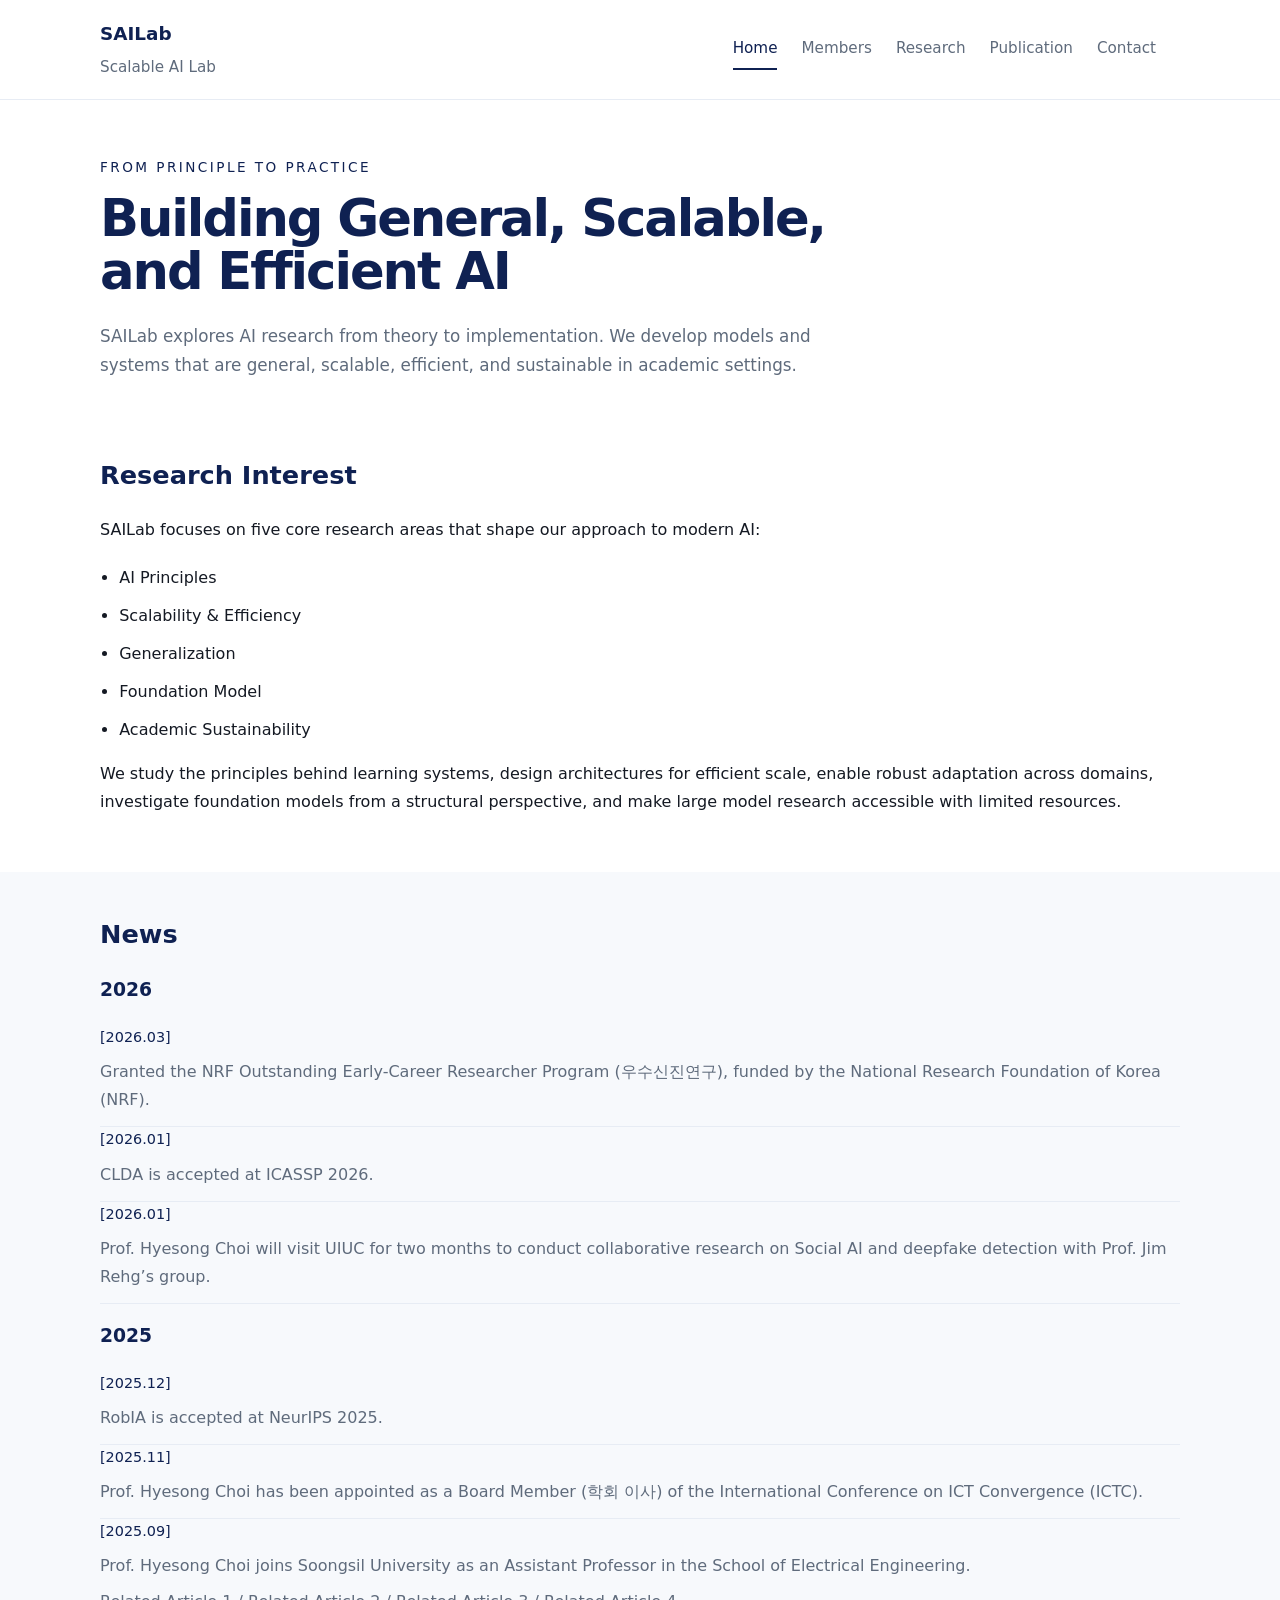
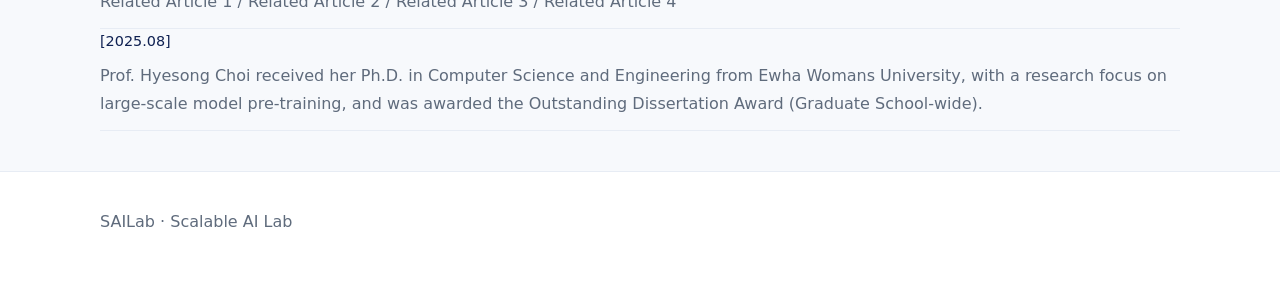
<file: index.html>
<!DOCTYPE html>
<html lang="ko">
<head>
  <meta charset="UTF-8">
  <meta name="viewport" content="width=device-width, initial-scale=1.0">
  <title>SAILab | Home</title>
  <link rel="stylesheet" href="style.css">
  <script defer src="script.js"></script>
</head>
<body>
  <header class="site-header">
    <div class="container header-inner">
      <a href="index.html" class="brand">
        <span class="brand-name">SAILab</span>
        <span class="brand-tag">Scalable AI Lab</span>
      </a>
      <nav class="site-nav">
        <a href="index.html" class="nav-link active">Home</a>
        <a href="members.html" class="nav-link">Members</a>
        <a href="research.html" class="nav-link">Research</a>
        <a href="publications.html" class="nav-link">Publication</a>
        <a href="contact.html" class="nav-link">Contact</a>
      </nav>
      <button class="nav-toggle" aria-label="Toggle navigation"><span></span><span></span><span></span></button>
    </div>
  </header>

  <main>
    <section class="hero">
      <div class="container">
        <p class="eyebrow">From Principle to Practice</p>
        <h1>Building General, Scalable, and Efficient AI</h1>
        <p class="hero-text">SAILab explores AI research from theory to implementation. We develop models and systems that are general, scalable, efficient, and sustainable in academic settings.</p>
      </div>
    </section>

    <section class="section">
      <div class="container">
        <h2>Research Interest</h2>
        <p>SAILab focuses on five core research areas that shape our approach to modern AI:</p>
        <ul class="plain-list">
          <li>AI Principles</li>
          <li>Scalability & Efficiency</li>
          <li>Generalization</li>
          <li>Foundation Model</li>
          <li>Academic Sustainability</li>
        </ul>
        <p>We study the principles behind learning systems, design architectures for efficient scale, enable robust adaptation across domains, investigate foundation models from a structural perspective, and make large model research accessible with limited resources.</p>
      </div>
    </section>

    <section class="section section-secondary">
      <div class="container">
        <h2>News</h2>
        <div class="news-list">
          <div class="news-year-group">
            <h3>2026</h3>
            <div class="news-item"><span>[2026.03]</span> Granted the NRF Outstanding Early-Career Researcher Program (우수신진연구), funded by the National Research Foundation of Korea (NRF).</div>
            <div class="news-item"><span>[2026.01]</span> CLDA is accepted at ICASSP 2026.</div>
            <div class="news-item"><span>[2026.01]</span> Prof. Hyesong Choi will visit UIUC for two months to conduct collaborative research on Social AI and deepfake detection with Prof. Jim Rehg’s group.</div>
          </div>
          <div class="news-year-group">
            <h3>2025</h3>
            <div class="news-item"><span>[2025.12]</span> RobIA is accepted at NeurIPS 2025.</div>
            <div class="news-item"><span>[2025.11]</span> Prof. Hyesong Choi has been appointed as a Board Member (학회 이사) of the International Conference on ICT Convergence (ICTC).</div>
            <div class="news-item"><span>[2025.09]</span> Prof. Hyesong Choi joins Soongsil University as an Assistant Professor in the School of Electrical Engineering.
              <div class="news-related">Related Article 1 / Related Article 2 / Related Article 3 / Related Article 4</div>
            </div>
            <div class="news-item"><span>[2025.08]</span> Prof. Hyesong Choi received her Ph.D. in Computer Science and Engineering from Ewha Womans University, with a research focus on large-scale model pre-training, and was awarded the Outstanding Dissertation Award (Graduate School-wide).</div>
          </div>
        </div>
      </div>
    </section>

  </main>

  <footer class="site-footer">
    <div class="container footer-inner">
      <p>SAILab · Scalable AI Lab</p>
    </div>
  </footer>
</body>
</html>
</file>
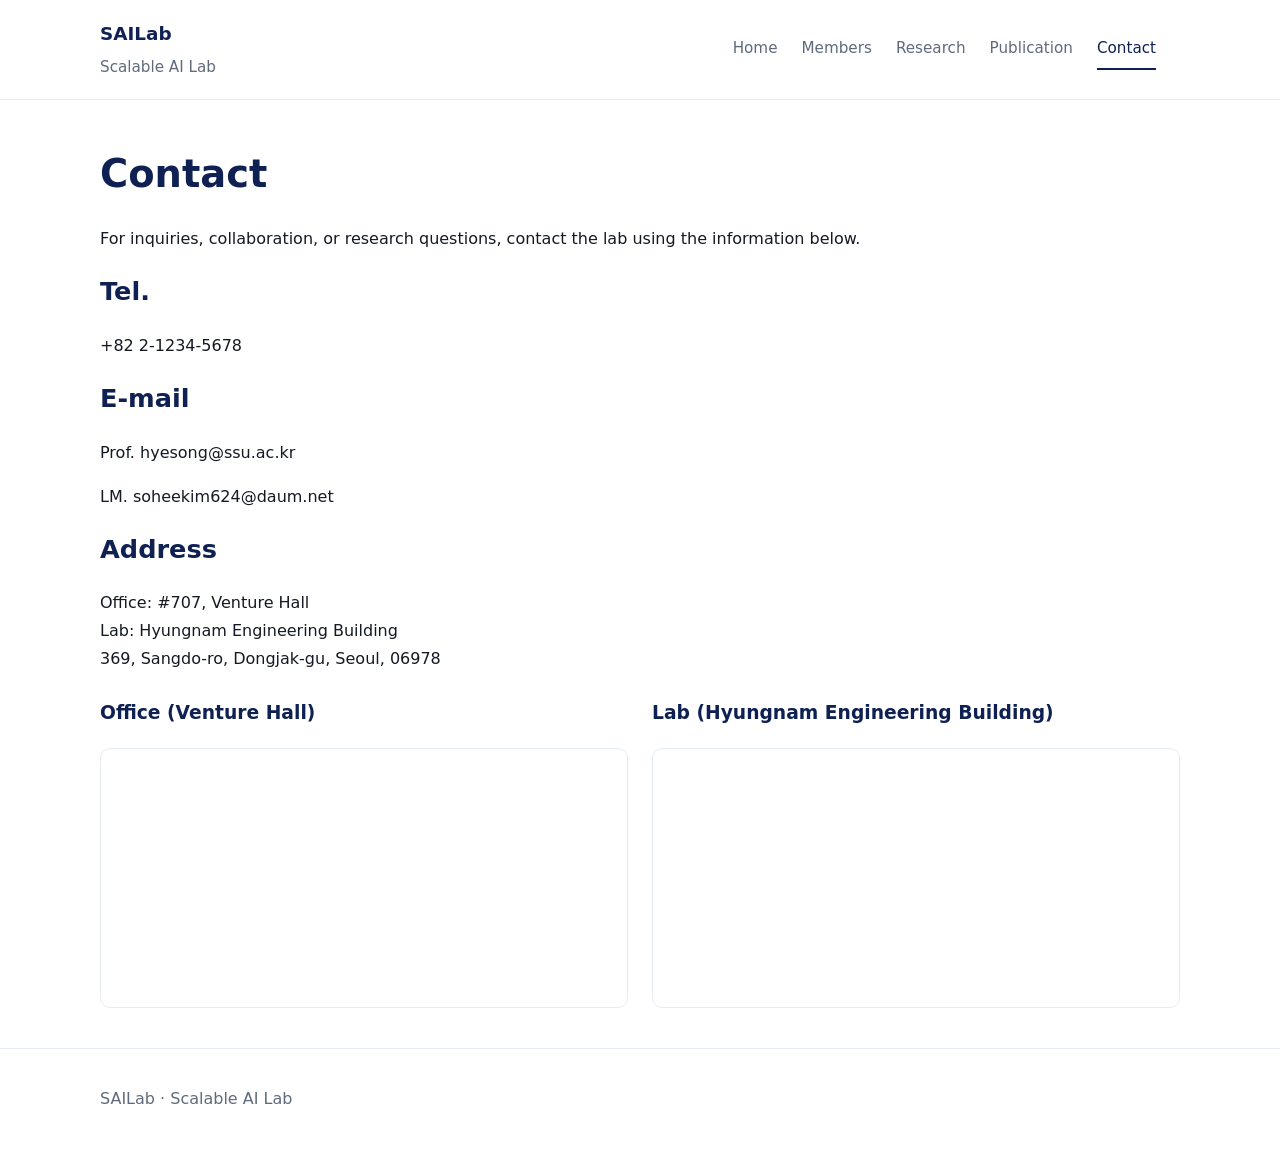
<file: contact.html>
<!DOCTYPE html>
<html lang="ko">
<head>
  <meta charset="UTF-8">
  <meta name="viewport" content="width=device-width, initial-scale=1.0">
  <title>SAILab | Contact</title>
  <link rel="stylesheet" href="style.css">
  <script defer src="script.js"></script>
</head>
<body>
  <header class="site-header">
    <div class="container header-inner">
      <a href="index.html" class="brand">
        <span class="brand-name">SAILab</span>
        <span class="brand-tag">Scalable AI Lab</span>
      </a>
      <nav class="site-nav">
        <a href="index.html" class="nav-link">Home</a>
        <a href="members.html" class="nav-link">Members</a>
        <a href="research.html" class="nav-link">Research</a>
        <a href="publications.html" class="nav-link">Publication</a>
        <a href="contact.html" class="nav-link active">Contact</a>
      </nav>
      <button class="nav-toggle" aria-label="Toggle navigation"><span></span><span></span><span></span></button>
    </div>
  </header>

  <main>
    <section class="section">
      <div class="container">
        <h1>Contact</h1>
        <p>For inquiries, collaboration, or research questions, contact the lab using the information below.</p>

        <h2>Tel.</h2>
        <p>+82 2-1234-5678</p>

        <h2>E-mail</h2>
        <p>Prof. hyesong@ssu.ac.kr</p>
        <p>LM. soheekim624@daum.net</p>

        <h2>Address</h2>
        <p>Office: #707, Venture Hall<br>Lab: Hyungnam Engineering Building<br>369, Sangdo-ro, Dongjak-gu, Seoul, 06978</p>

        <div class="map-grid">
          <div>
            <h3>Office (Venture Hall)</h3>
            <div class="map-frame"><iframe src="https://www.google.com/maps?q=%EC%88%AD%EC%8B%A4%EB%8C%80%ED%95%99%EA%B5%90+%EB%B2%A4%ED%84%B0%EA%B4%80&output=embed" loading="lazy"></iframe></div>
          </div>
          <div>
            <h3>Lab (Hyungnam Engineering Building)</h3>
            <div class="map-frame"><iframe src="https://www.google.com/maps?q=%EC%88%AD%EC%8B%A4%EB%8C%80%ED%95%99%EA%B5%90+%ED%98%84%EB%82%A8%EA%B3%B5%ED%95%99%EA%B4%80&output=embed" loading="lazy"></iframe></div>
          </div>
        </div>
      </div>
    </section>
  </main>

  <footer class="site-footer">
    <div class="container footer-inner">
      <p>SAILab · Scalable AI Lab</p>
    </div>
  </footer>
</body>
</html>
</file>
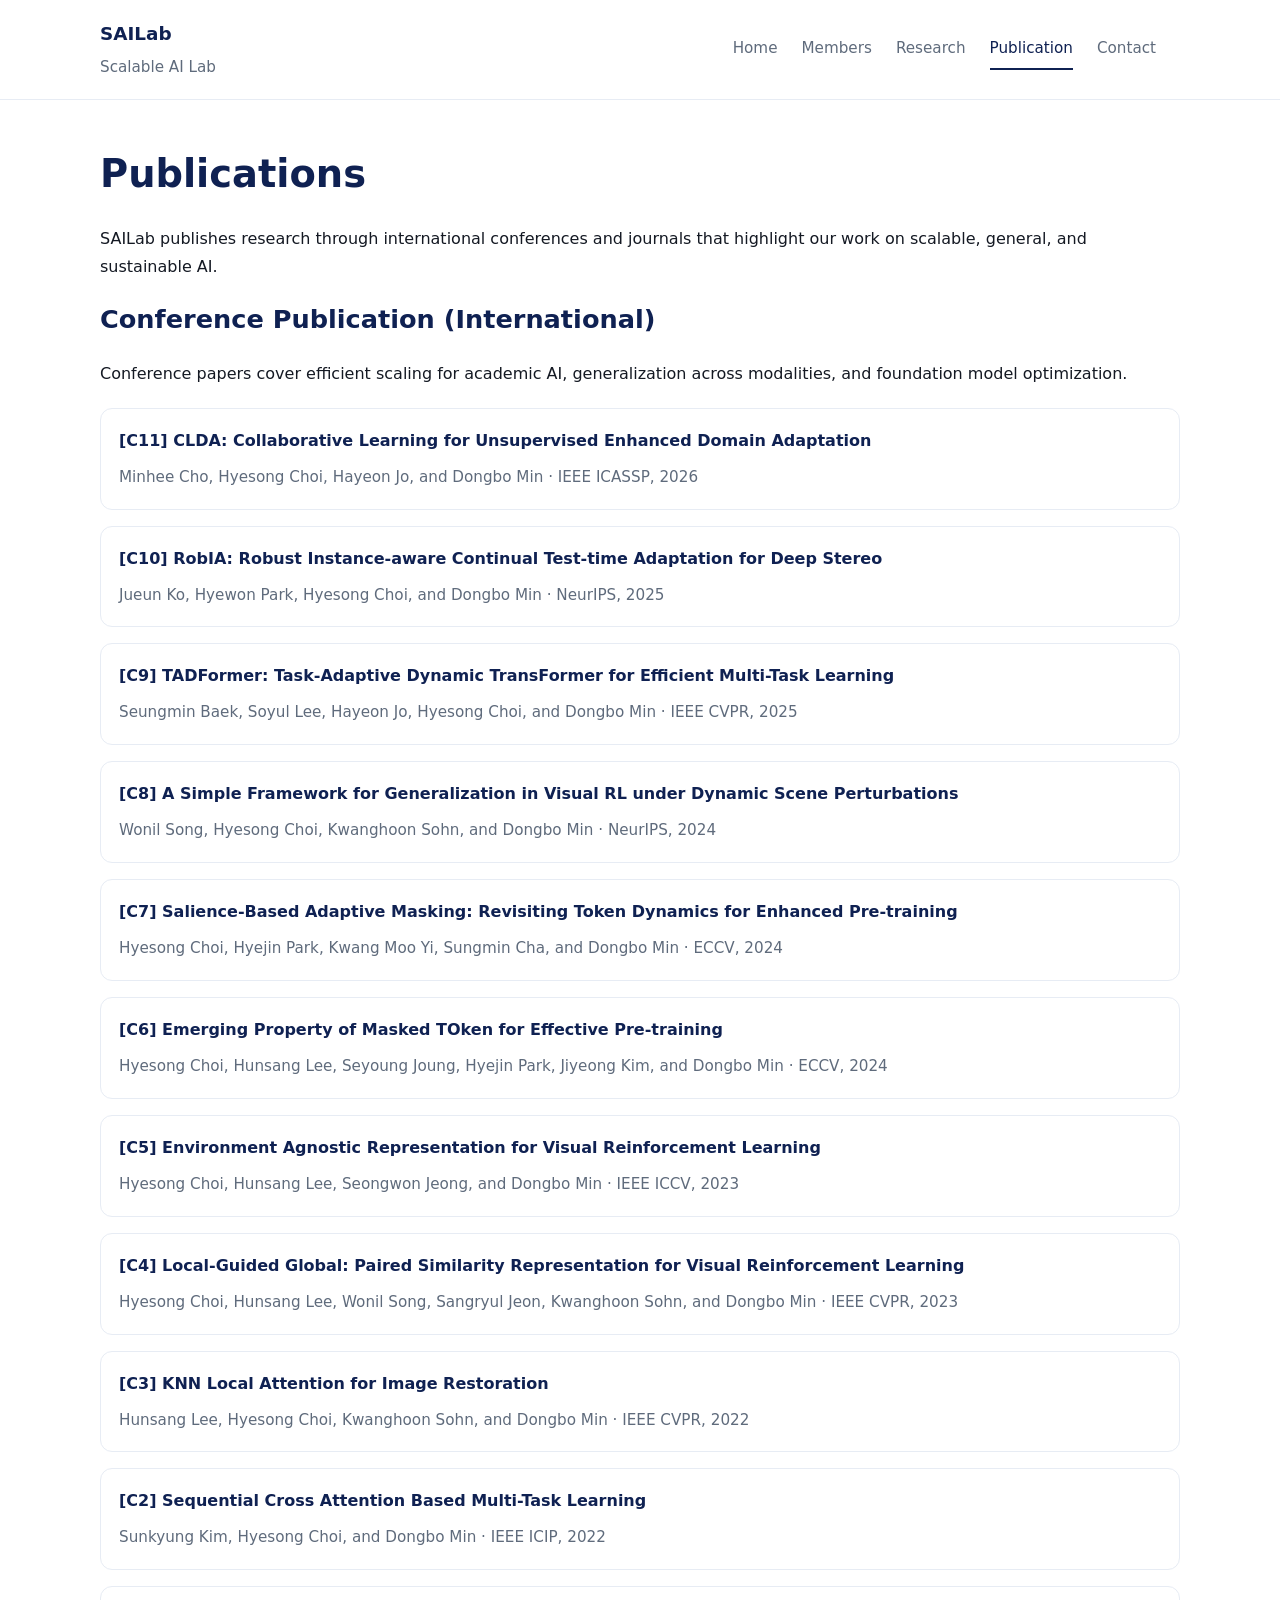
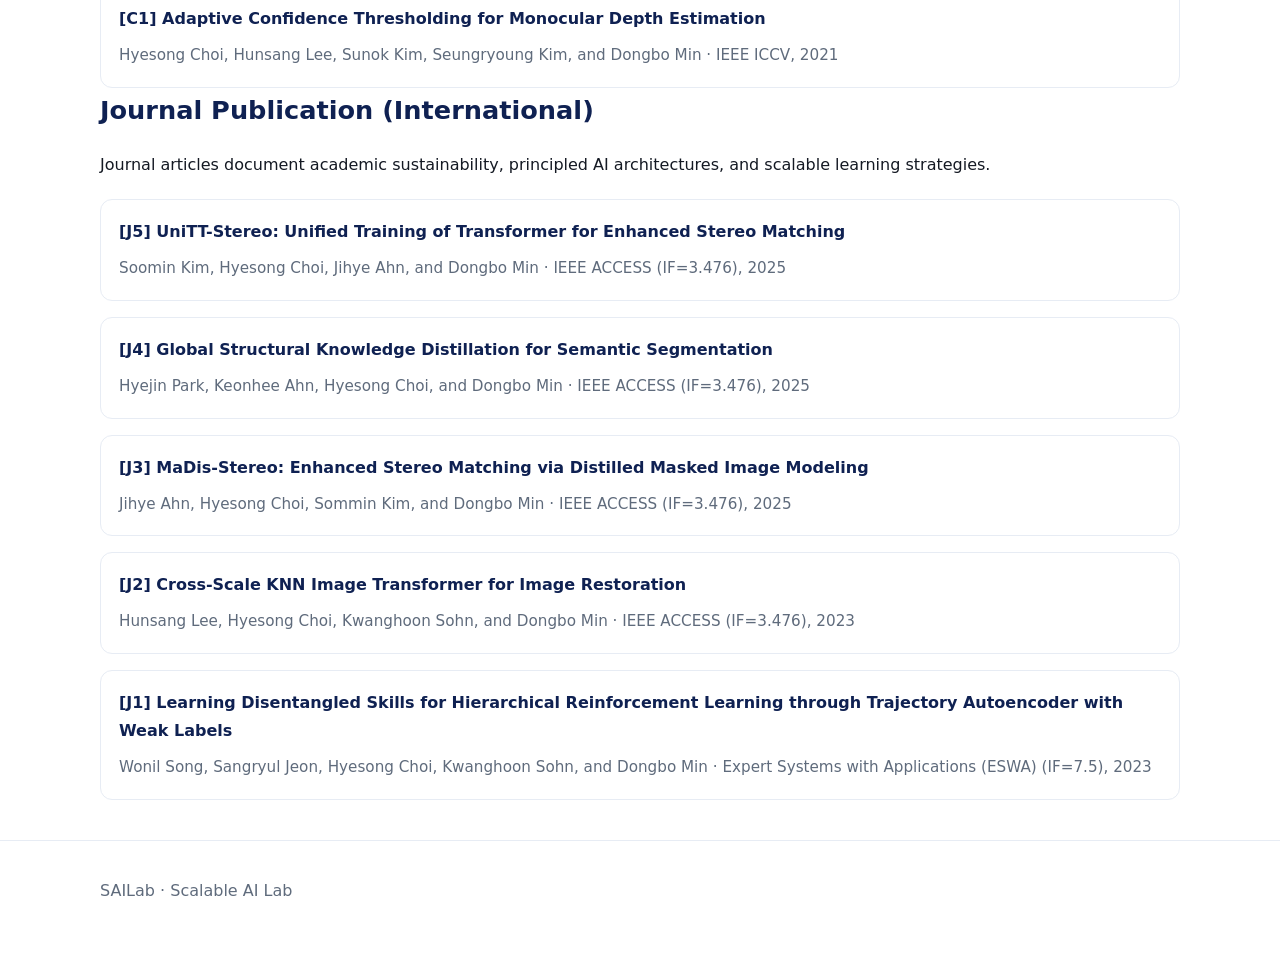
<file: publications.html>
<!DOCTYPE html>
<html lang="ko">
<head>
  <meta charset="UTF-8">
  <meta name="viewport" content="width=device-width, initial-scale=1.0">
  <title>SAILab | Publications</title>
  <link rel="stylesheet" href="style.css">
  <script defer src="script.js"></script>
</head>
<body>
  <header class="site-header">
    <div class="container header-inner">
      <a href="index.html" class="brand">
        <span class="brand-name">SAILab</span>
        <span class="brand-tag">Scalable AI Lab</span>
      </a>
      <nav class="site-nav">
        <a href="index.html" class="nav-link">Home</a>
        <a href="members.html" class="nav-link">Members</a>
        <a href="research.html" class="nav-link">Research</a>
        <a href="publications.html" class="nav-link active">Publication</a>
        <a href="contact.html" class="nav-link">Contact</a>
      </nav>
      <button class="nav-toggle" aria-label="Toggle navigation"><span></span><span></span><span></span></button>
    </div>
  </header>

  <main>
    <section class="section">
      <div class="container">
        <h1>Publications</h1>
        <p>SAILab publishes research through international conferences and journals that highlight our work on scalable, general, and sustainable AI.</p>

        <h2>Conference Publication (International)</h2>
        <p>Conference papers cover efficient scaling for academic AI, generalization across modalities, and foundation model optimization.</p>
        <ul class="publication-list">
          <li class="publication-item">
            <a class="publication-title" href="https://arxiv.org/pdf/2409.02699" target="_blank" rel="noopener noreferrer">[C11] CLDA: Collaborative Learning for Unsupervised Enhanced Domain Adaptation</a>
            <p class="publication-meta">Minhee Cho, Hyesong Choi, Hayeon Jo, and Dongbo Min · IEEE ICASSP, 2026</p>
          </li>
          <li class="publication-item">
            <a class="publication-title" href="https://arxiv.org/abs/2511.10107" target="_blank" rel="noopener noreferrer">[C10] RobIA: Robust Instance-aware Continual Test-time Adaptation for Deep Stereo</a>
            <p class="publication-meta">Jueun Ko, Hyewon Park, Hyesong Choi, and Dongbo Min · NeurIPS, 2025</p>
          </li>
          <li class="publication-item">
            <a class="publication-title" href="https://arxiv.org/pdf/2501.04293" target="_blank" rel="noopener noreferrer">[C9] TADFormer: Task-Adaptive Dynamic TransFormer for Efficient Multi-Task Learning</a>
            <p class="publication-meta">Seungmin Baek, Soyul Lee, Hayeon Jo, Hyesong Choi, and Dongbo Min · IEEE CVPR, 2025</p>
          </li>
          <li class="publication-item">
            <a class="publication-title" href="https://openreview.net/pdf?id=0AumdfLzpK" target="_blank" rel="noopener noreferrer">[C8] A Simple Framework for Generalization in Visual RL under Dynamic Scene Perturbations</a>
            <p class="publication-meta">Wonil Song, Hyesong Choi, Kwanghoon Sohn, and Dongbo Min · NeurIPS, 2024</p>
          </li>
          <li class="publication-item">
            <a class="publication-title" href="https://arxiv.org/pdf/2404.08327" target="_blank" rel="noopener noreferrer">[C7] Salience-Based Adaptive Masking: Revisiting Token Dynamics for Enhanced Pre-training</a>
            <p class="publication-meta">Hyesong Choi, Hyejin Park, Kwang Moo Yi, Sungmin Cha, and Dongbo Min · ECCV, 2024</p>
          </li>
          <li class="publication-item">
            <a class="publication-title" href="https://arxiv.org/pdf/2404.08330" target="_blank" rel="noopener noreferrer">[C6] Emerging Property of Masked TOken for Effective Pre-training</a>
            <p class="publication-meta">Hyesong Choi, Hunsang Lee, Seyoung Joung, Hyejin Park, Jiyeong Kim, and Dongbo Min · ECCV, 2024</p>
          </li>
          <li class="publication-item">
            <a class="publication-title" href="https://openaccess.thecvf.com/content/ICCV2023/papers/Choi_Environment_Agnostic_Representation_for_Visual_Reinforcement_Learning_ICCV_2023_paper.pdf" target="_blank" rel="noopener noreferrer">[C5] Environment Agnostic Representation for Visual Reinforcement Learning</a>
            <p class="publication-meta">Hyesong Choi, Hunsang Lee, Seongwon Jeong, and Dongbo Min · IEEE ICCV, 2023</p>
          </li>
          <li class="publication-item">
            <a class="publication-title" href="https://openaccess.thecvf.com/content/CVPR2023/papers/Choi_Local-Guided_Global_Paired_Similarity_Representation_for_Visual_Reinforcement_Learning_CVPR_2023_paper.pdf" target="_blank" rel="noopener noreferrer">[C4] Local-Guided Global: Paired Similarity Representation for Visual Reinforcement Learning</a>
            <p class="publication-meta">Hyesong Choi, Hunsang Lee, Wonil Song, Sangryul Jeon, Kwanghoon Sohn, and Dongbo Min · IEEE CVPR, 2023</p>
          </li>
          <li class="publication-item">
            <a class="publication-title" href="https://openaccess.thecvf.com/content/CVPR2022/papers/Lee_KNN_Local_Attention_for_Image_Restoration_CVPR_2022_paper.pdf" target="_blank" rel="noopener noreferrer">[C3] KNN Local Attention for Image Restoration</a>
            <p class="publication-meta">Hunsang Lee, Hyesong Choi, Kwanghoon Sohn, and Dongbo Min · IEEE CVPR, 2022</p>
          </li>
          <li class="publication-item">
            <a class="publication-title" href="https://arxiv.org/pdf/2209.02518" target="_blank" rel="noopener noreferrer">[C2] Sequential Cross Attention Based Multi-Task Learning</a>
            <p class="publication-meta">Sunkyung Kim, Hyesong Choi, and Dongbo Min · IEEE ICIP, 2022</p>
          </li>
          <li class="publication-item">
            <a class="publication-title" href="https://openaccess.thecvf.com/content/ICCV2021/papers/Choi_Adaptive_Confidence_Thresholding_for_Monocular_Depth_Estimation_ICCV_2021_paper.pdf" target="_blank" rel="noopener noreferrer">[C1] Adaptive Confidence Thresholding for Monocular Depth Estimation</a>
            <p class="publication-meta">Hyesong Choi, Hunsang Lee, Sunok Kim, Seungryoung Kim, and Dongbo Min · IEEE ICCV, 2021</p>
          </li>
        </ul>

        <h2>Journal Publication (International)</h2>
        <p>Journal articles document academic sustainability, principled AI architectures, and scalable learning strategies.</p>
        <ul class="publication-list">
          <li class="publication-item">
            <a class="publication-title" href="https://arxiv.org/pdf/2409.02545" target="_blank" rel="noopener noreferrer">[J5] UniTT-Stereo: Unified Training of Transformer for Enhanced Stereo Matching</a>
            <p class="publication-meta">Soomin Kim, Hyesong Choi, Jihye Ahn, and Dongbo Min · IEEE ACCESS (IF=3.476), 2025</p>
          </li>
          <li class="publication-item">
            <a class="publication-title" href="https://ieeexplore.ieee.org/stamp/stamp.jsp?arnumber=11018413" target="_blank" rel="noopener noreferrer">[J4] Global Structural Knowledge Distillation for Semantic Segmentation</a>
            <p class="publication-meta">Hyejin Park, Keonhee Ahn, Hyesong Choi, and Dongbo Min · IEEE ACCESS (IF=3.476), 2025</p>
          </li>
          <li class="publication-item">
            <a class="publication-title" href="https://arxiv.org/pdf/2409.02846" target="_blank" rel="noopener noreferrer">[J3] MaDis-Stereo: Enhanced Stereo Matching via Distilled Masked Image Modeling</a>
            <p class="publication-meta">Jihye Ahn, Hyesong Choi, Sommin Kim, and Dongbo Min · IEEE ACCESS (IF=3.476), 2025</p>
          </li>
          <li class="publication-item">
            <a class="publication-title" href="https://ieeexplore.ieee.org/stamp/stamp.jsp?arnumber=10036436" target="_blank" rel="noopener noreferrer">[J2] Cross-Scale KNN Image Transformer for Image Restoration</a>
            <p class="publication-meta">Hunsang Lee, Hyesong Choi, Kwanghoon Sohn, and Dongbo Min · IEEE ACCESS (IF=3.476), 2023</p>
          </li>
          <li class="publication-item">
            <a class="publication-title" href="https://www.sciencedirect.com/science/article/abs/pii/S0957417423011272" target="_blank" rel="noopener noreferrer">[J1] Learning Disentangled Skills for Hierarchical Reinforcement Learning through Trajectory Autoencoder with Weak Labels</a>
            <p class="publication-meta">Wonil Song, Sangryul Jeon, Hyesong Choi, Kwanghoon Sohn, and Dongbo Min · Expert Systems with Applications (ESWA) (IF=7.5), 2023</p>
          </li>
        </ul>
      </div>
    </section>
  </main>

  <footer class="site-footer">
    <div class="container footer-inner">
      <p>SAILab · Scalable AI Lab</p>
    </div>
  </footer>
</body>
</html>
</file>
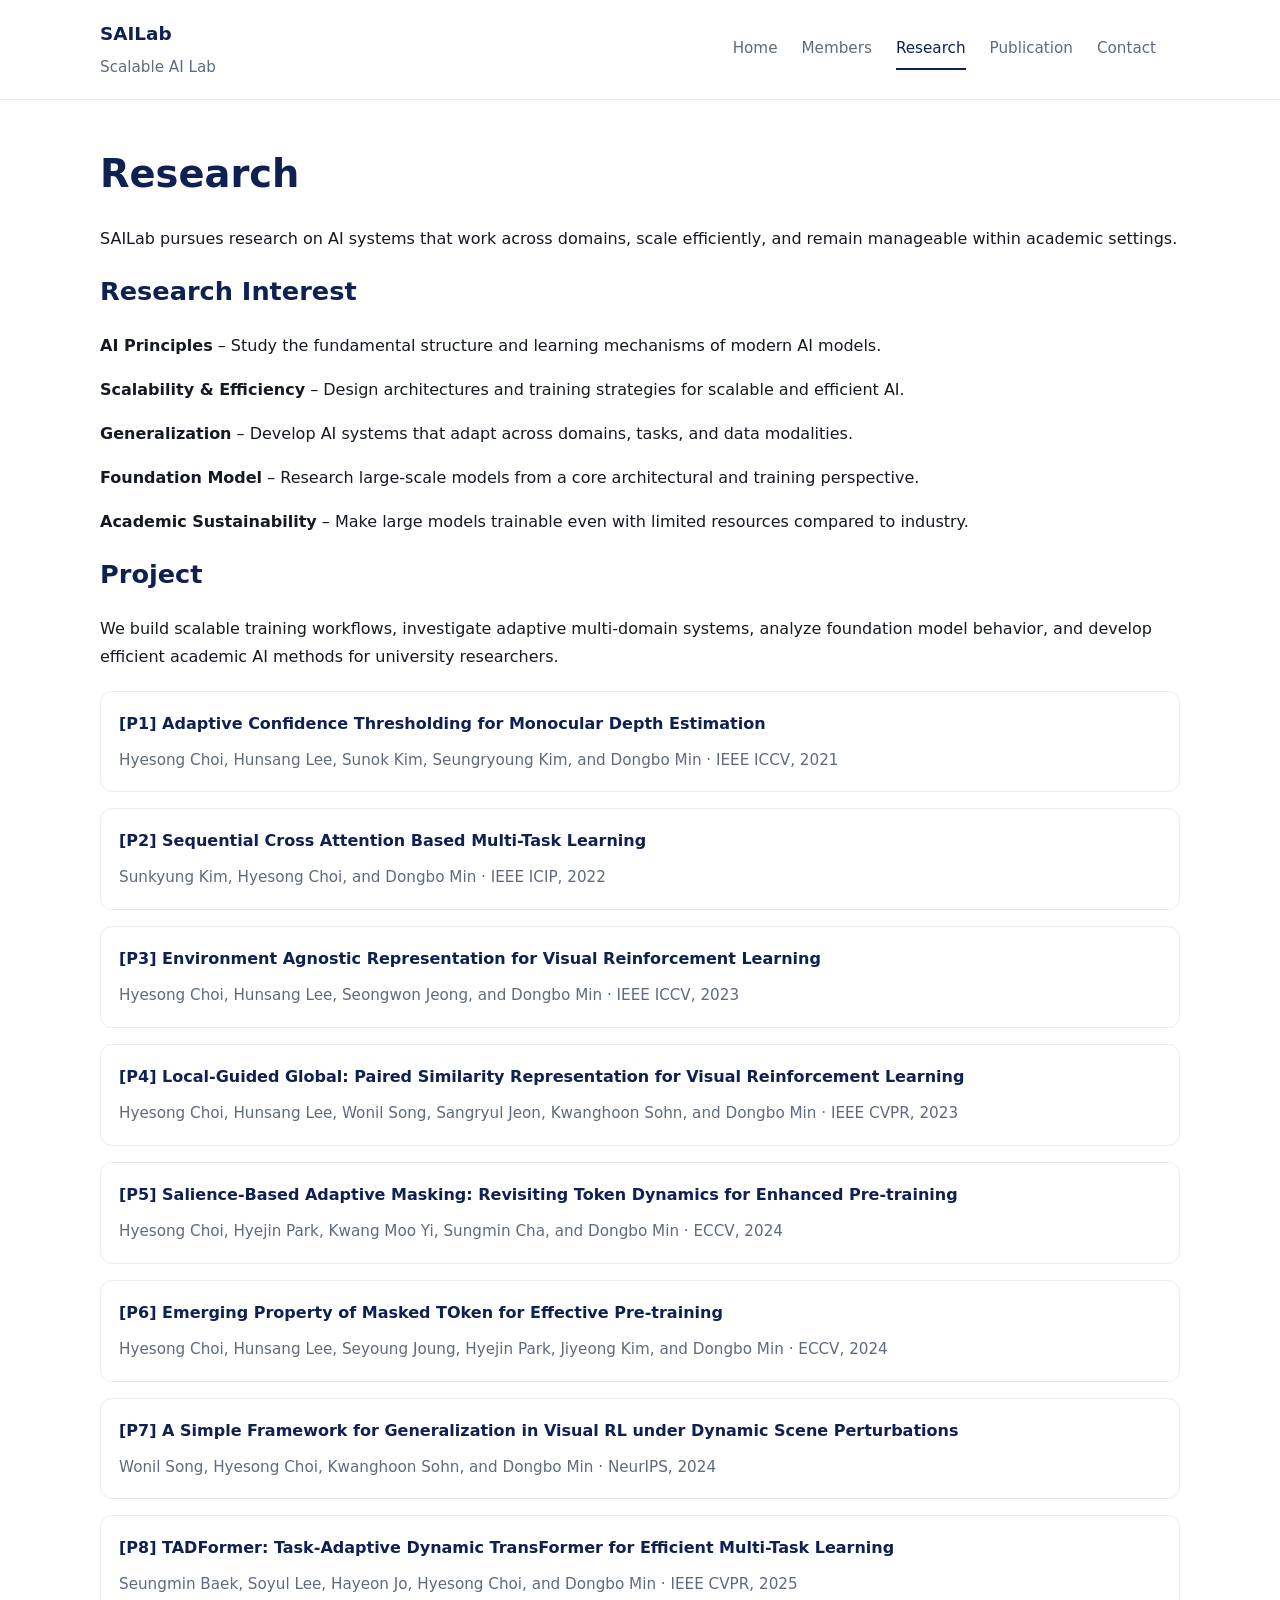
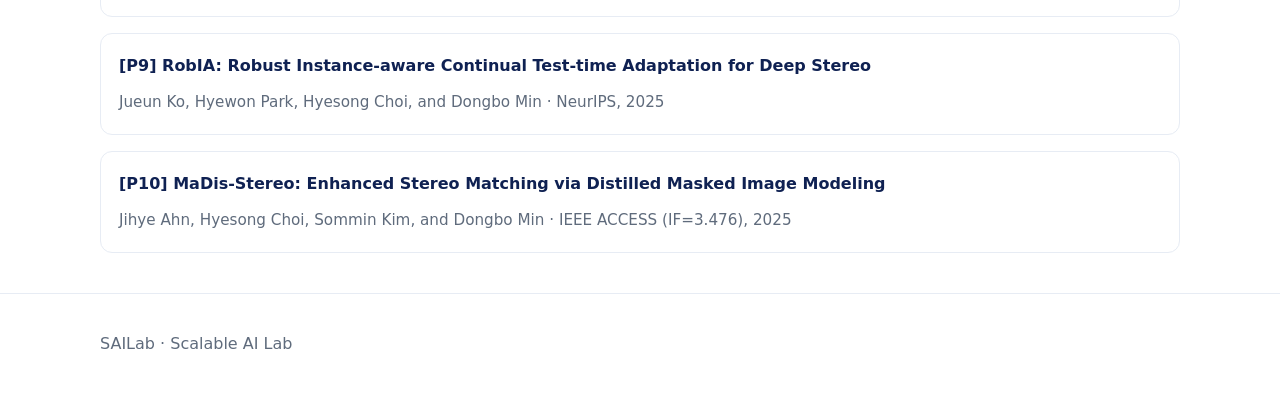
<file: research.html>
<!DOCTYPE html>
<html lang="ko">
<head>
  <meta charset="UTF-8">
  <meta name="viewport" content="width=device-width, initial-scale=1.0">
  <title>SAILab | Research</title>
  <link rel="stylesheet" href="style.css">
  <script defer src="script.js"></script>
</head>
<body>
  <header class="site-header">
    <div class="container header-inner">
      <a href="index.html" class="brand">
        <span class="brand-name">SAILab</span>
        <span class="brand-tag">Scalable AI Lab</span>
      </a>
      <nav class="site-nav">
        <a href="index.html" class="nav-link">Home</a>
        <a href="members.html" class="nav-link">Members</a>
        <a href="research.html" class="nav-link active">Research</a>
        <a href="publications.html" class="nav-link">Publication</a>
        <a href="contact.html" class="nav-link">Contact</a>
      </nav>
      <button class="nav-toggle" aria-label="Toggle navigation"><span></span><span></span><span></span></button>
    </div>
  </header>

  <main>
    <section class="section">
      <div class="container">
        <h1>Research</h1>
        <p>SAILab pursues research on AI systems that work across domains, scale efficiently, and remain manageable within academic settings.</p>

        <h2>Research Interest</h2>
        <p><strong>AI Principles</strong> – Study the fundamental structure and learning mechanisms of modern AI models.</p>
        <p><strong>Scalability & Efficiency</strong> – Design architectures and training strategies for scalable and efficient AI.</p>
        <p><strong>Generalization</strong> – Develop AI systems that adapt across domains, tasks, and data modalities.</p>
        <p><strong>Foundation Model</strong> – Research large-scale models from a core architectural and training perspective.</p>
        <p><strong>Academic Sustainability</strong> – Make large models trainable even with limited resources compared to industry.</p>

        <h2>Project</h2>
        <p>We build scalable training workflows, investigate adaptive multi-domain systems, analyze foundation model behavior, and develop efficient academic AI methods for university researchers.</p>
        <ul class="publication-list">
          <li class="publication-item">
            <a class="publication-title" href="https://github.com/doihye/Adaptive-confidence-thresholding" target="_blank" rel="noopener noreferrer">[P1] Adaptive Confidence Thresholding for Monocular Depth Estimation</a>
            <p class="publication-meta">Hyesong Choi, Hunsang Lee, Sunok Kim, Seungryoung Kim, and Dongbo Min · IEEE ICCV, 2021</p>
          </li>
          <li class="publication-item">
            <a class="publication-title" href="https://arxiv.org/pdf/2209.02518" target="_blank" rel="noopener noreferrer">[P2] Sequential Cross Attention Based Multi-Task Learning</a>
            <p class="publication-meta">Sunkyung Kim, Hyesong Choi, and Dongbo Min · IEEE ICIP, 2022</p>
          </li>
          <li class="publication-item">
            <a class="publication-title" href="https://sites.google.com/view/iccv23-ear" target="_blank" rel="noopener noreferrer">[P3] Environment Agnostic Representation for Visual Reinforcement Learning</a>
            <p class="publication-meta">Hyesong Choi, Hunsang Lee, Seongwon Jeong, and Dongbo Min · IEEE ICCV, 2023</p>
          </li>
          <li class="publication-item">
            <a class="publication-title" href="https://sites.google.com/view/cvpr23-psrl" target="_blank" rel="noopener noreferrer">[P4] Local-Guided Global: Paired Similarity Representation for Visual Reinforcement Learning</a>
            <p class="publication-meta">Hyesong Choi, Hunsang Lee, Wonil Song, Sangryul Jeon, Kwanghoon Sohn, and Dongbo Min · IEEE CVPR, 2023</p>
          </li>
          <li class="publication-item">
            <a class="publication-title" href="https://sites.google.com/view/eccv24-sbam" target="_blank" rel="noopener noreferrer">[P5] Salience-Based Adaptive Masking: Revisiting Token Dynamics for Enhanced Pre-training</a>
            <p class="publication-meta">Hyesong Choi, Hyejin Park, Kwang Moo Yi, Sungmin Cha, and Dongbo Min · ECCV, 2024</p>
          </li>
          <li class="publication-item">
            <a class="publication-title" href="https://sites.google.com/view/eccv24-mto" target="_blank" rel="noopener noreferrer">[P6] Emerging Property of Masked TOken for Effective Pre-training</a>
            <p class="publication-meta">Hyesong Choi, Hunsang Lee, Seyoung Joung, Hyejin Park, Jiyeong Kim, and Dongbo Min · ECCV, 2024</p>
          </li>
          <li class="publication-item">
            <a class="publication-title" href="https://w-song11.github.io/SimGRL/" target="_blank" rel="noopener noreferrer">[P7] A Simple Framework for Generalization in Visual RL under Dynamic Scene Perturbations</a>
            <p class="publication-meta">Wonil Song, Hyesong Choi, Kwanghoon Sohn, and Dongbo Min · NeurIPS, 2024</p>
          </li>
          <li class="publication-item">
            <a class="publication-title" href="https://github.com/punpunzaz10/TADFormer?tab=readme-ov-file#features" target="_blank" rel="noopener noreferrer">[P8] TADFormer: Task-Adaptive Dynamic TransFormer for Efficient Multi-Task Learning</a>
            <p class="publication-meta">Seungmin Baek, Soyul Lee, Hayeon Jo, Hyesong Choi, and Dongbo Min · IEEE CVPR, 2025</p>
          </li>
          <li class="publication-item">
            <a class="publication-title" href="https://github.com/0ju-un/RobIA" target="_blank" rel="noopener noreferrer">[P9] RobIA: Robust Instance-aware Continual Test-time Adaptation for Deep Stereo</a>
            <p class="publication-meta">Jueun Ko, Hyewon Park, Hyesong Choi, and Dongbo Min · NeurIPS, 2025</p>
          </li>
          <li class="publication-item">
            <a class="publication-title" href="https://arxiv.org/pdf/2409.02846" target="_blank" rel="noopener noreferrer">[P10] MaDis-Stereo: Enhanced Stereo Matching via Distilled Masked Image Modeling</a>
            <p class="publication-meta">Jihye Ahn, Hyesong Choi, Sommin Kim, and Dongbo Min · IEEE ACCESS (IF=3.476), 2025</p>
          </li>
        </ul>
      </div>
    </section>
  </main>

  <footer class="site-footer">
    <div class="container footer-inner">
      <p>SAILab · Scalable AI Lab</p>
    </div>
  </footer>
</body>
</html>
</file>
<file: style.css>
:root {
  color-scheme: light;
  --bg: #ffffff;
  --surface: #f7f9fc;
  --text: #141923;
  --muted: #5f6b7c;
  --accent: #0f2152;
  --border: #e7ecf4;
}
* {
  box-sizing: border-box;
}
html {
  scroll-behavior: smooth;
}
body {
  margin: 0;
  min-height: 100vh;
  font-family: Inter, system-ui, -apple-system, BlinkMacSystemFont, 'Segoe UI', sans-serif;
  background: var(--bg);
  color: var(--text);
  line-height: 1.75;
}
a {
  color: inherit;
  text-decoration: none;
}
.container {
  width: min(1080px, calc(100% - 32px));
  margin: 0 auto;
}
.site-header {
  position: sticky;
  top: 0;
  z-index: 20;
  background: #fff;
  border-bottom: 1px solid var(--border);
}
.header-inner {
  display: grid;
  grid-template-columns: auto 1fr auto;
  align-items: center;
  gap: 24px;
  padding: 18px 0;
}
.brand {
  display: inline-grid;
  gap: 4px;
}
.brand-name {
  font-size: 1.15rem;
  font-weight: 700;
  color: var(--accent);
}
.brand-tag {
  font-size: 0.95rem;
  color: var(--muted);
}
.site-nav {
  display: flex;
  gap: 24px;
  justify-content: flex-end;
  align-items: center;
}
.nav-link {
  font-size: 0.95rem;
  color: var(--muted);
  padding: 6px 0;
  border-bottom: 2px solid transparent;
  transition: color 0.2s ease, border-color 0.2s ease;
}
.nav-link.active,
.nav-link:hover {
  color: var(--accent);
  border-color: var(--accent);
}
.nav-toggle {
  display: none;
  border: none;
  background: transparent;
  cursor: pointer;
  padding: 8px;
}
.nav-toggle span {
  display: block;
  width: 22px;
  height: 2px;
  margin-bottom: 5px;
  background: var(--text);
  border-radius: 999px;
}
.hero {
  padding: 56px 0 32px;
}
.eyebrow {
  margin: 0 0 12px;
  color: var(--accent);
  letter-spacing: 0.18em;
  text-transform: uppercase;
  font-size: 0.85rem;
}
.hero h1 {
  margin: 0;
  font-size: clamp(2.4rem, 4vw, 3.6rem);
  line-height: 1.04;
  letter-spacing: -0.04em;
  max-width: 760px;
}
.hero-text {
  margin: 24px 0 0;
  max-width: 760px;
  color: var(--muted);
  font-size: 1.05rem;
}
.section {
  padding: 40px 0;
}
.section-secondary {
  background: var(--surface);
}
h1, h2, h3 {
  margin: 0 0 18px;
  color: var(--accent);
}
h1 {
  font-size: clamp(2rem, 3vw, 2.8rem);
}
h2 {
  font-size: clamp(1.4rem, 2vw, 1.8rem);
}
.plain-list {
  margin: 20px 0 0;
  padding-left: 1.2rem;
  color: var(--text);
}
.plain-list li {
  margin-bottom: 10px;
}
.member-list {
  display: grid;
  gap: 20px;
  margin-top: 16px;
}
.profile-grid {
  grid-template-columns: repeat(3, minmax(0, 1fr));
}
.member-item {
  padding: 18px;
  border: 1px solid var(--border);
  border-radius: 10px;
  background: #fff;
  display: grid;
  gap: 16px;
  align-items: start;
}
.profile-photo {
  width: 100%;
  overflow: hidden;
  border-radius: 10px;
  background: #f2f4f8;
  display: grid;
  place-items: center;
  min-height: 180px;
}
.profile-photo img {
  width: 100%;
  height: auto;
  object-fit: cover;
}
.member-item p {
  margin: 0;
  line-height: 1.7;
}
.upload-panel {
  display: grid;
  gap: 18px;
  padding: 22px;
  border: 1px dashed var(--border);
  border-radius: 16px;
  background: #f6f9ff;
}
.upload-panel:hover,
.upload-panel.drag-over {
  border-color: var(--accent);
  background: #eef3ff;
}
.upload-label {
  display: block;
  padding: 24px;
  border: 2px dashed rgba(15, 33, 82, 0.24);
  border-radius: 14px;
  text-align: center;
  color: var(--accent);
  font-weight: 600;
  cursor: pointer;
  transition: background-color 0.2s ease, border-color 0.2s ease;
}
.upload-label:hover {
  background: rgba(15, 33, 82, 0.04);
}
.upload-panel input {
  display: block;
  width: 100%;
  padding: 12px 14px;
  border: 1px solid var(--border);
  border-radius: 10px;
}
.upload-note {
  color: var(--muted);
  font-size: 0.95rem;
}
.image-preview-grid {
  display: grid;
  grid-template-columns: repeat(3, minmax(0, 1fr));
  gap: 14px;
}
.preview-item {
  padding: 18px;
  border: 1px solid var(--border);
  border-radius: 12px;
  background: #f9fbff;
  display: grid;
  place-items: center;
  text-align: center;
  color: var(--muted);
}
.preview-item img {
  width: 100%;
  height: auto;
  display: block;
  border-radius: 10px;
}
.news-list {
  display: grid;
  gap: 16px;
}
.news-item {
  display: flex;
  flex-direction: column;
  gap: 8px;
  padding-bottom: 12px;
  border-bottom: 1px solid var(--border);
  color: var(--muted);
}
.news-item span {
  font-size: 0.9rem;
  color: var(--accent);
}
.publication-list {
  list-style: none;
  margin: 20px 0 0;
  padding: 0;
  display: grid;
  gap: 16px;
}
.publication-item {
  padding: 18px;
  border: 1px solid var(--border);
  border-radius: 12px;
  background: #fff;
}
.publication-title {
  display: inline-block;
  font-size: 1rem;
  font-weight: 700;
  color: var(--accent);
  text-decoration: none;
}
.publication-title:hover {
  text-decoration: underline;
}
.publication-meta {
  margin: 10px 0 0;
  color: var(--muted);
  font-size: 0.95rem;
  line-height: 1.7;
}
.student-grid {
  display: grid;
  grid-template-columns: repeat(8, minmax(0, 1fr));
  gap: 10px;
  margin-top: 16px;
}
.student-grid span {
  display: block;
  padding: 14px 0;
  text-align: center;
  border: 1px solid var(--border);
  color: var(--text);
  background: #fff;
}
.map-grid {
  display: grid;
  grid-template-columns: repeat(2, minmax(0, 1fr));
  gap: 24px;
  margin-top: 24px;
}
.map-frame {
  width: 100%;
  min-height: 260px;
  border: 1px solid var(--border);
  border-radius: 10px;
  overflow: hidden;
  background: #fff;
}
.map-frame iframe {
  width: 100%;
  height: 100%;
  border: 0;
}
.site-footer {
  border-top: 1px solid var(--border);
}
.footer-inner {
  padding: 20px 0 32px;
  color: var(--muted);
}
@media (max-width: 840px) {
  .header-inner {
    grid-template-columns: 1fr auto;
  }
  .site-nav {
    position: absolute;
    top: 68px;
    left: 0;
    right: 0;
    display: none;
    flex-direction: column;
    gap: 16px;
    padding: 20px 24px;
    background: #fff;
    border-bottom: 1px solid var(--border);
  }
  .site-nav.open {
    display: flex;
  }
  .nav-toggle {
    display: inline-flex;
  }
  .map-grid,
  .student-grid,
  .profile-grid {
    grid-template-columns: repeat(2, minmax(0, 1fr));
  }
}
@media (max-width: 560px) {
  .header-inner {
    grid-template-columns: 1fr;
    row-gap: 12px;
  }
  .hero {
    padding-top: 40px;
  }
  .student-grid,
  .map-grid,
  .profile-grid {
    grid-template-columns: 1fr;
  }
}
</file>
